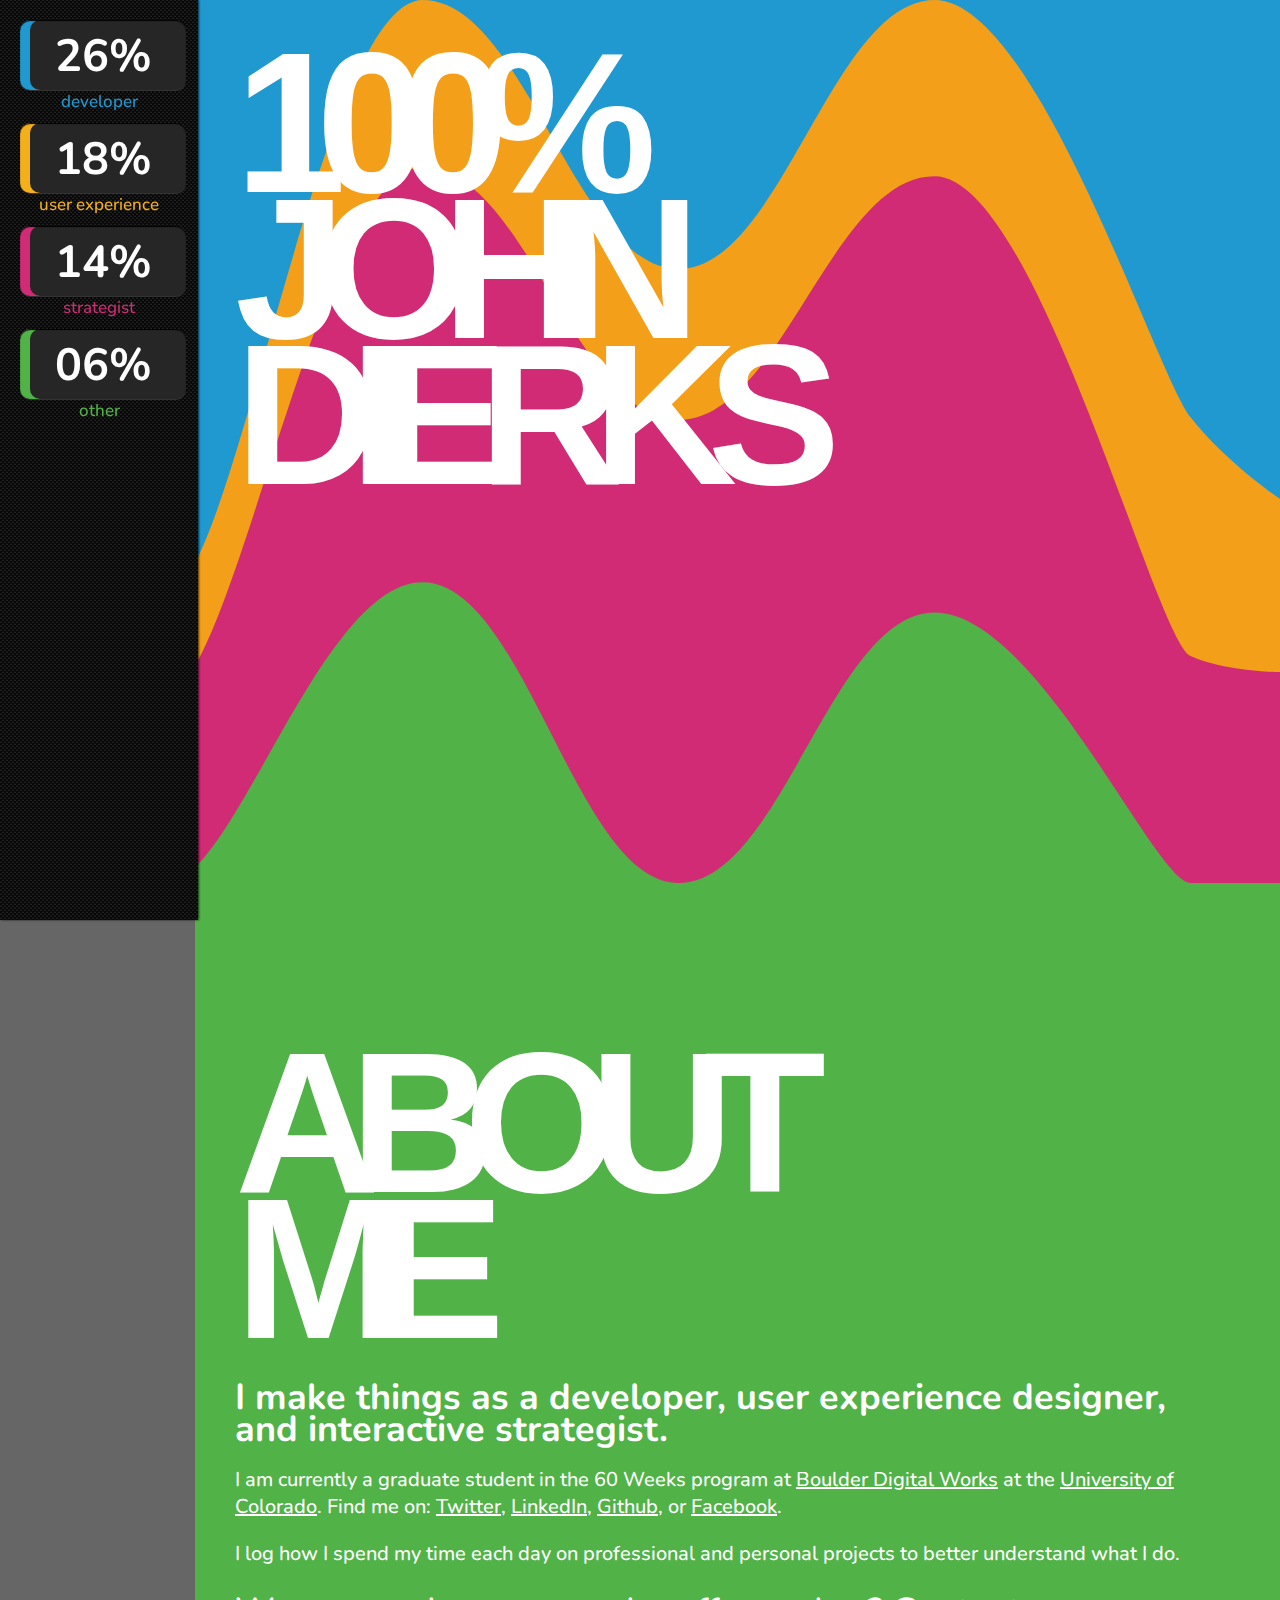
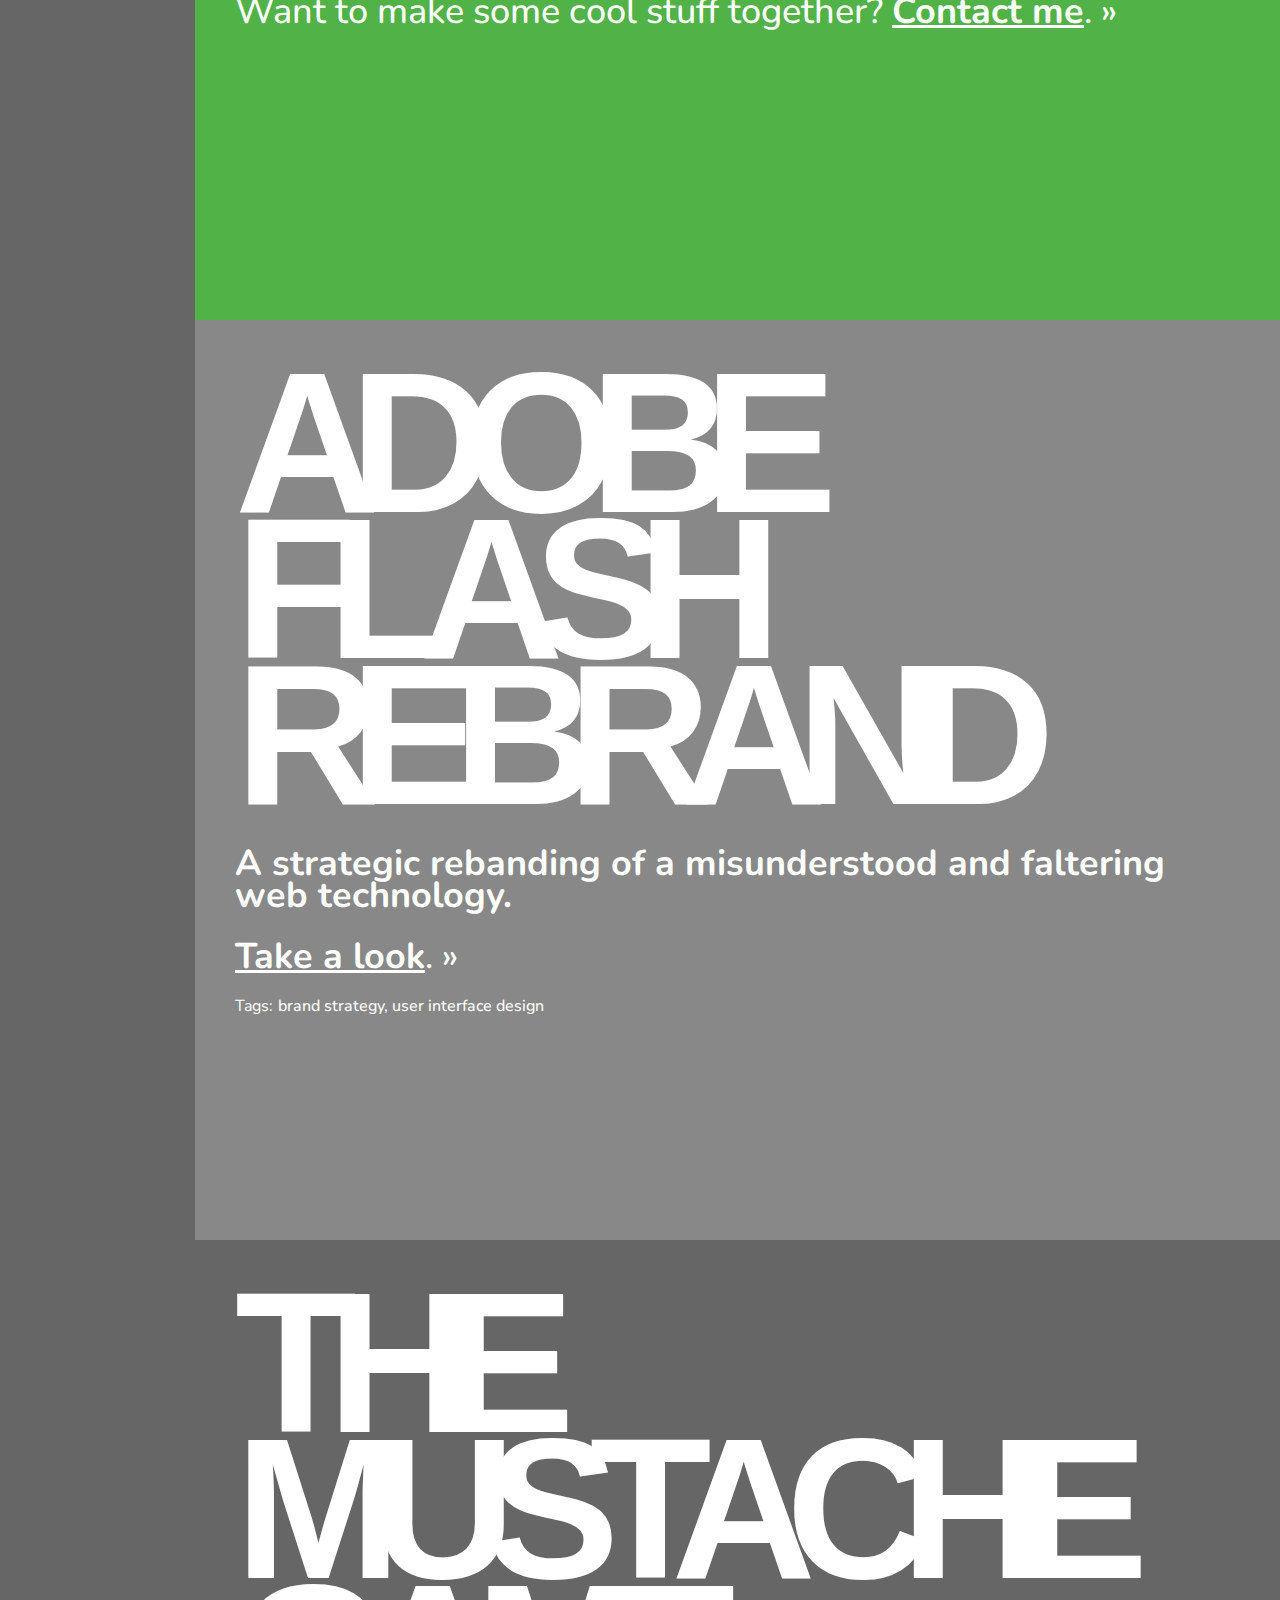
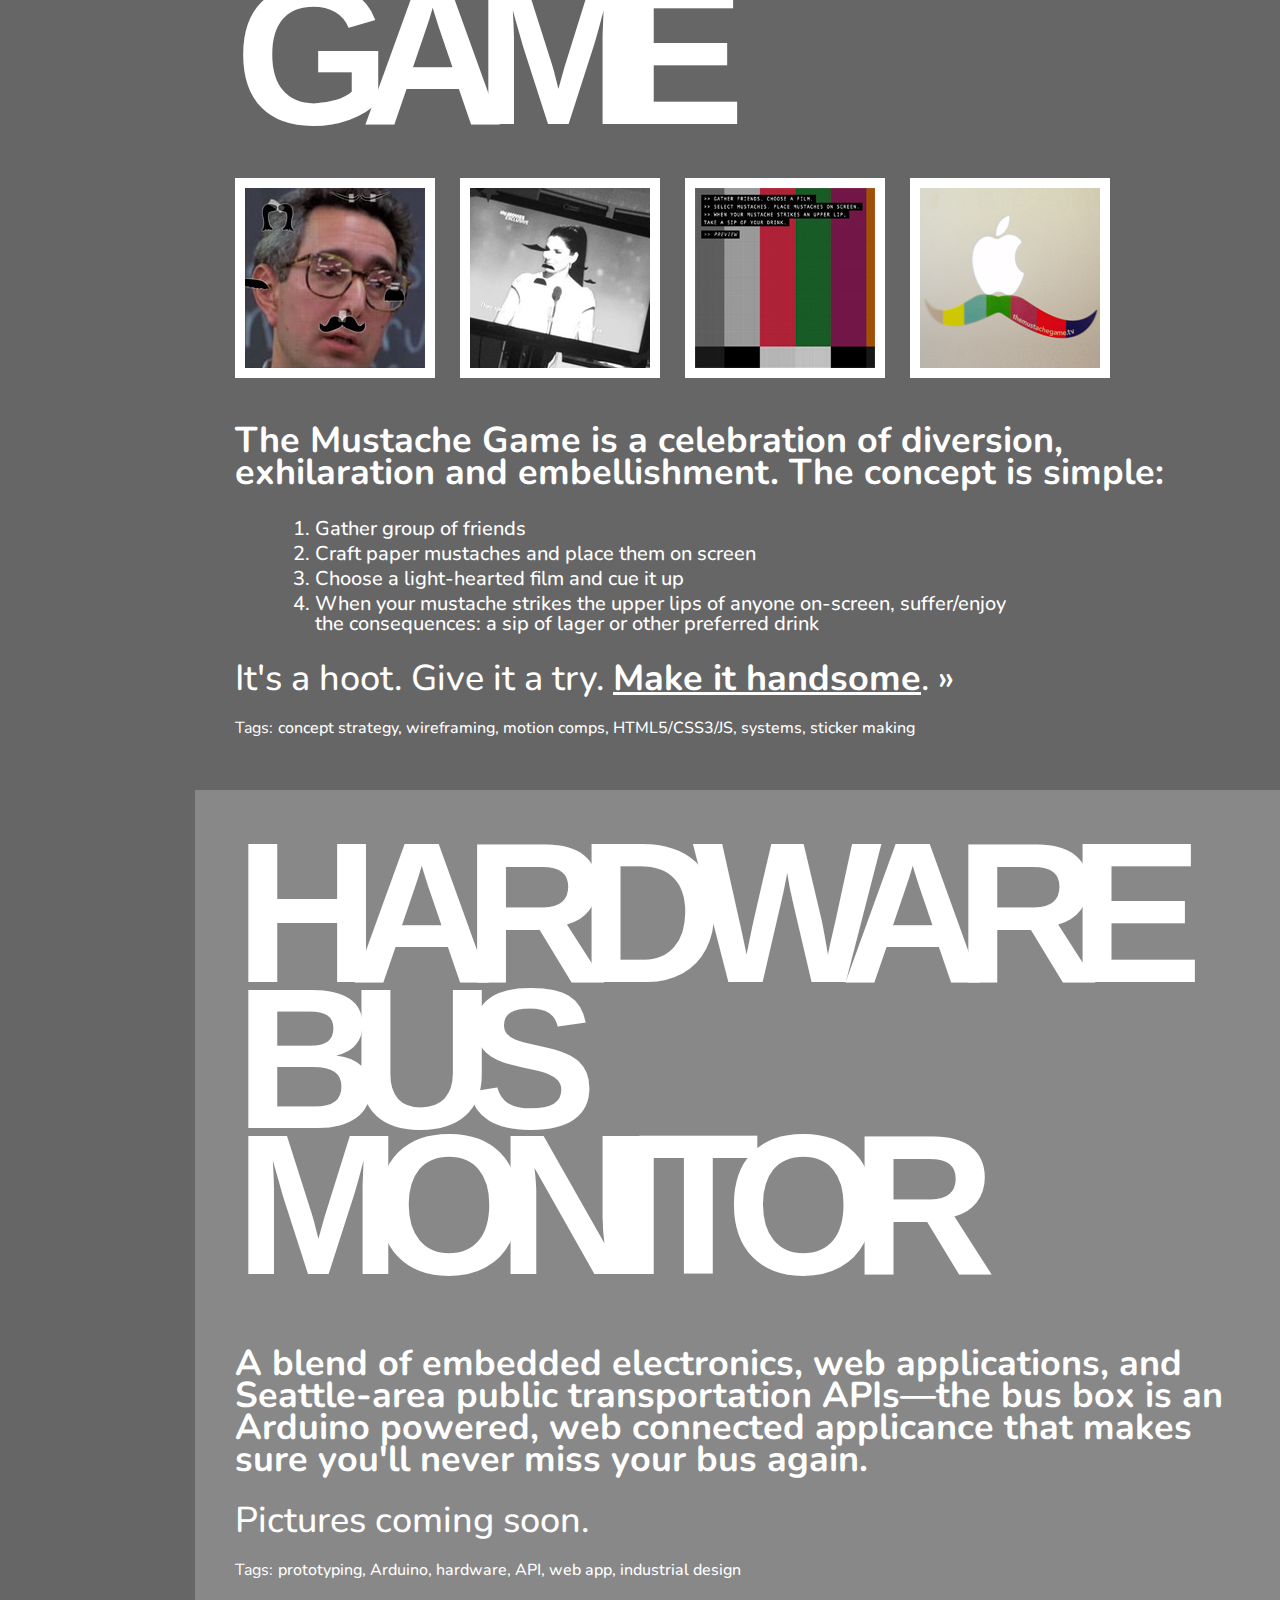
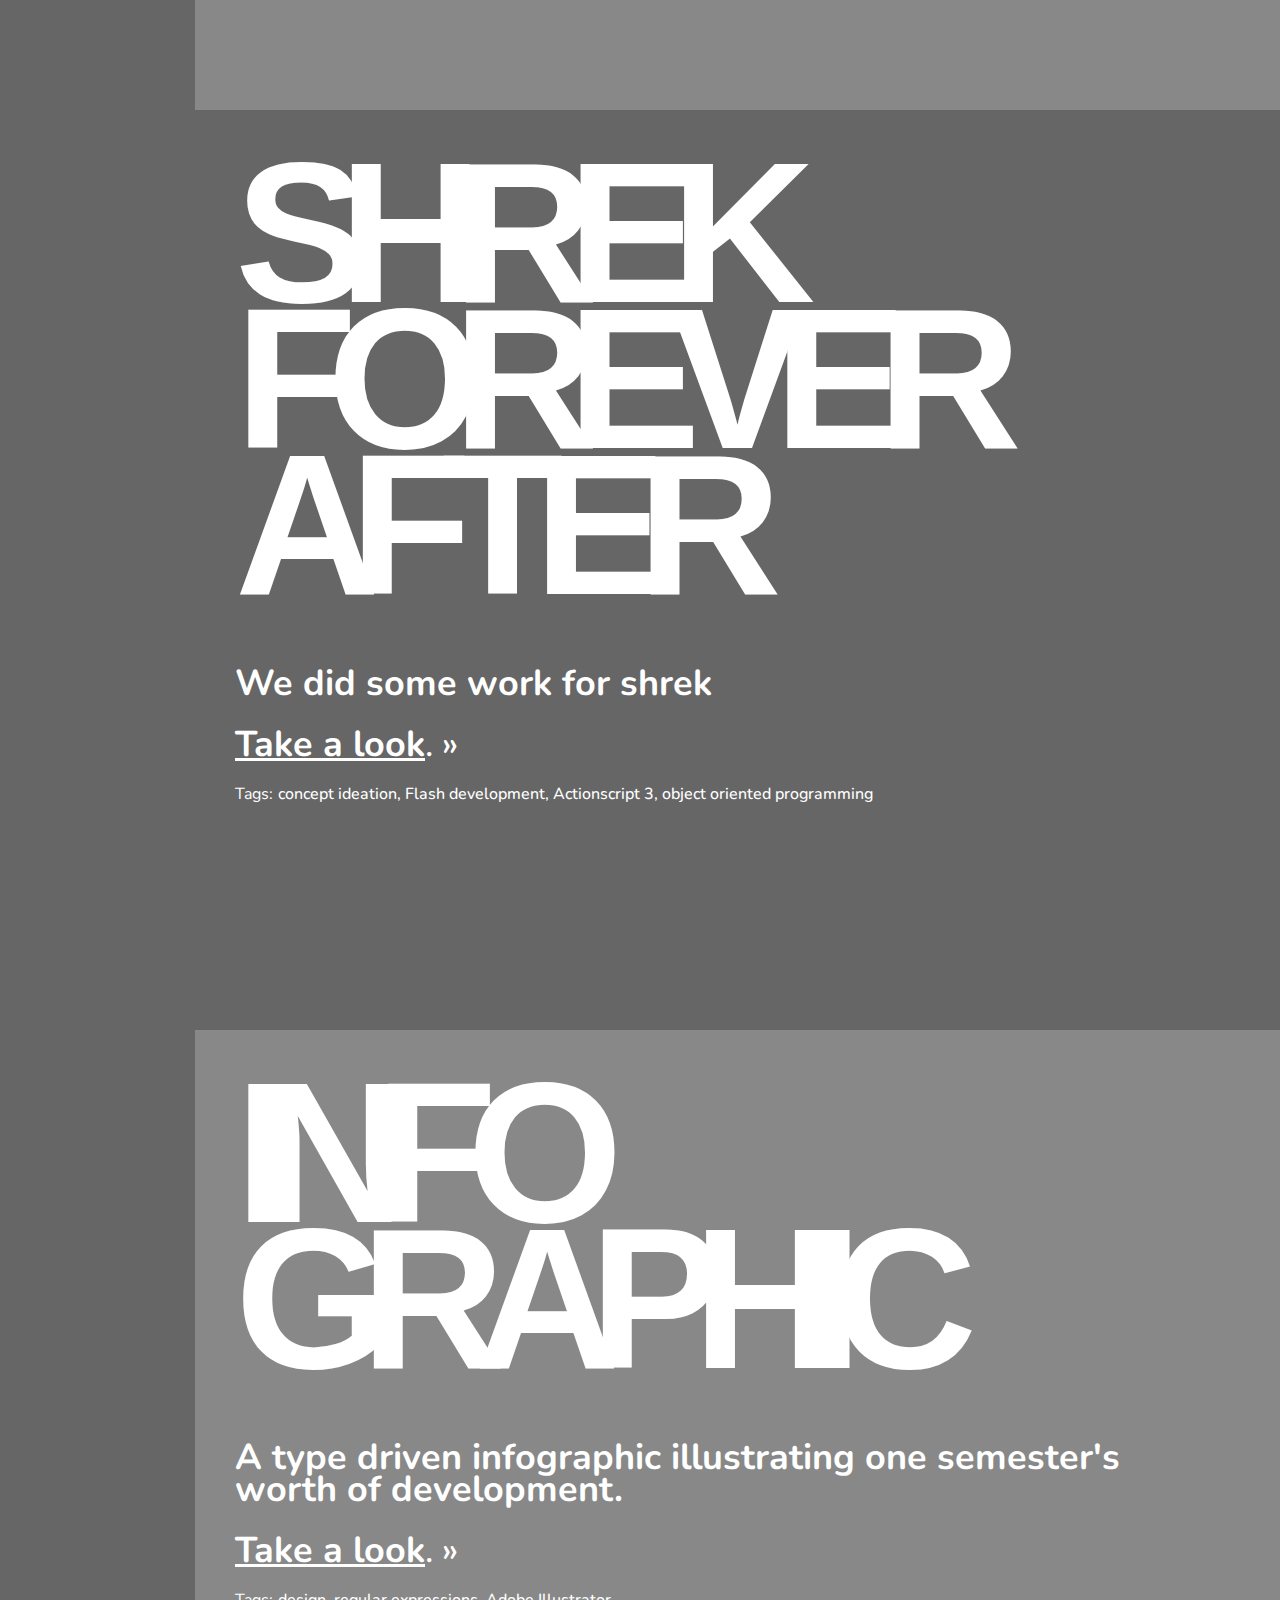
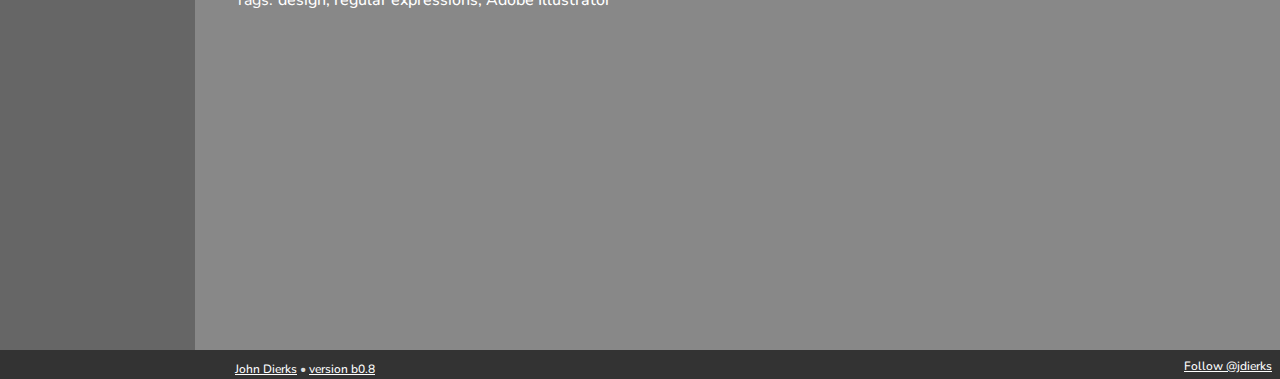
<file: index.html>
<!DOCTYPE HTML>

<html>
  <head>
    <meta charset="utf-8">
    <title>John Dierks</title>

    <!--
    * 
    *
    *  Thanks for checking out the source. You rock. Here's an easter egg!
    *
    *           ,aaadddd8888888bbbbaaa,_
    *       ,adP"::' 888  "Y8ba,  ```::Y8aa,_
    *     ,dP"  ::' ,88P    ,88P'   ,::: ``8"Yba,
    *    ,88'  ,::  d88'   d8P'     :::'  ,P  `)88a,
    *   ,888   ::'  888   "Y8ba,    :::   d'   d8P`Ya,
    *  ,888P  ,::  ,88P     ,88P'  ,:::  ,P   ,88'  `Ya,
    *  8888'  ::'  d88'    d8P'    :::'  d'   d8P   ,::b,
    *  8888   ::   888    "Y8ba,   :::   8    88'   ::::b
    *  8888   ::   888      ,88P'  :::   8    88,   ::::P
    *  8888,  ::,  Y88,    d8P'    :::,  Y,   Y8b   `::P'
    *  `888b  `::  `88b   "Y8ba,   `:::  `b   `88,  ,d"
    *   `888   ::,  888     ,88P'   :::   Y,   Y8b,d"
    *    `88,  `::  Y88,   d8P'     :::,  `b  _)8P"
    *     `Yb,  ::, `88b  "Y8ba,    `::: _,8adP"  
    *       `"Yb,::, 888    ,88P'  __::adP""'     
    *           `"""YYYY8888888PPPP"""'
    *
    *
    * If you're worried about file size, here's the minified version.
    *
    * ,aaadddd8888888bbbbaaa,_,adP"::'888"Y8ba,```::Y8aa,_,dP"::',88P,88P',:::``8"Yba,,88',::d88'd8P':::',P`)88a,,888::'888"Y8ba,:::d'd8P`Ya,,888P,::,88P,88P',:::,P,88'`Ya,8888'::'d88'd8P':::'d'd8P,::b,8888::888"Y8ba,:::888'::::b8888::888,88P':::888,::::P8888,::,Y88,d8P':::,Y,Y8b`::P'`888b`::`88b"Y8ba,`:::`b`88,,d"`888::,888,88P':::Y,Y8b,d"`88,`::Y88,d8P':::,`b_)8P"`Yb,::,`88b"Y8ba,`:::_,8adP"`"Yb,::,888,88P'__::adP""'`"""YYYY8888888PPPP"""'
    *
    * Thanks,
    * John - johndierks@gmail.com
    *
    -->

    <link href='http://fonts.googleapis.com/css?family=Nunito:400,300,700' rel='stylesheet' type='text/css'>
    <link rel="stylesheet" href="css/styles.css" type="text/css" />

    <!-- Start of Facebook Meta Tags -->
      <meta property="fb:app_id"               content="127807640683391"> 
      <meta property="og:type"                 content="website"> 
      <meta property="og:url"                  content="http://www.johndierks.com/new/"> 
      <meta property="og:image"                content="http://www.johndierks.com/new/img/etc/facebook-tile.gif">
      <meta property="og:title"                content="100% John Dierks">
      <meta property="og:description"          content="John Dierks is an developer, strategist, and user experience designer. He wants to make cool stuff with you."> 
    <!-- End of Facebook Meta Tags -->

    <!-- Modernizr, mainly for html5 shiv -->
    <script src="js/modernizr.js" type="text/javascript" charset="utf-8"></script>

    <script type="text/javascript" src="http://use.typekit.com/vmn5pgu.js"></script>
    <script type="text/javascript">try{Typekit.load();}catch(e){}</script>
  </head>

  <body>
    <section id="sidebar">
      <hgroup>
        <h2><b id="developer-percentage">00%</b> <span id="developer-label">developer</span></h2>
        <h2><b id="ux-percentage">00%</b> <span id="ux-label">user experience</span></h2>
        <h2><b id="strategy-percentage">00%</b> <span id="strategy-label">strategist</span></h2>
        <h2><b id="other-percentage">00%</b> <span id="other-label">other</span></h2>
      </hgroup>
    </section>
    
    <section id="main-content-container">
    
      <section id="chart-section">
        <div class="wrapper" id="chart-wrapper">
          <h3 class="work-title">100%</h3>
          <h3 class="work-title">John</h3>
          <h3 class="work-title">Dierks</h3>
          
        </div>
        <img id="down-arrow" src="img/downarrow.png">
        <div id="chart"></div>
      </section>
      
      <section id="about-section" class='sidebar-data'>
        <div class="wrapper">
          <h3 class="work-title">About</h3>
          <h3 class="work-title">me</h3>
          <p>I make things as a developer, user experience designer, and interactive strategist.</p>
          <p>I am currently a graduate student in the 60 Weeks program at <a href="http://bdw.colorado.edu/blog">Boulder Digital Works</a> at the <a href="http://www.colorado.edu">University of Colorado</a>. Find me on: <a href="http://www.twitter.com/jdierks">Twitter</a>, <a href="http://www.linkedin.com/in/johndierks">LinkedIn</a>, <a href="http://www.github.com/johndierks">Github</a>, or <a href="http://www.facebook.com/johndierks">Facebook</a>.
          </p>

          <p>I log how I spend my time each day on professional and personal projects to better understand what I do.</p>

          <p class="cta">Want to make some cool stuff together? <a href="mailto:john@johndierks.com">Contact me</a>. &raquo;</p>
        </div>
      </section>
      
      <section class="work-item sidebar-data" id="flash-rebrand">
        <div class="wrapper">
          <h3 class="work-title">Adobe</h3><h3 class="work-title">Flash</h3><h3 class="work-title">Rebrand</h3>
          <p>A strategic rebanding of a misunderstood and faltering web technology.</p>
          <p class="cta"><a href="http://www.themustachegame.tv">Take a look</a>. &raquo;</p>

          <h4 class="work-tag-title">Tags:</h4>
          <ul class="work-tags">
            <li class="strategy-tag">brand strategy</li>
            <li class="ux-tag">user interface design</li>
          </ul>
        </div>
      </section>

      <section class="work-item sidebar-data" id="tmg">
        <div class="wrapper">
          <h3 class="work-title">the</h3>
          <h3 class="work-title parsed-title" id="mustache-title-part-1">must</h3><h3 class="work-title parsed-title" id="mustache-title-part-2">ache</h3>
          <h3 class="work-title">game</h3>
          
          <div class="thumbnail-group">
            <img class="work-img-tile" src="img/tmg1.jpg" alt="Bueller?">
            <img class="work-img-tile" src="img/tmg2.jpg" alt="Staches at the Oscars">
          </div>

          <div class="thumbnail-group">
            <img class="work-img-tile" src="img/tmg3.jpg" alt="Test pattern">
            <img class="work-img-tile" src="img/tmg4.jpg" alt="Mustache stickers">
          </div>

          <p>The Mustache Game is a celebration of diversion, exhilaration and embellishment. The concept is simple:</p>
           <ol>
             <li>Gather group of friends</li>
             <li>Craft paper mustaches and place them on screen</li>
             <li>Choose a light-hearted film and cue it up</li>
             <li>When your mustache strikes the upper lips of anyone on-screen, suffer/enjoy the consequences: a sip of lager or other preferred drink</li>
           </ol>         
        
          <p class="cta">It's a hoot. Give it a try. <a href="http://www.themustachegame.tv">Make it handsome</a>. &raquo;</p>

          <h4 class="work-tag-title">Tags:</h4>
          <ul class="work-tags">
            <li class="strategy-tag">concept strategy</li>
            <li class="ux-tag">wireframing</li>
            <li class="ux-tag">motion comps</li>
            <li class="development-tag">HTML5/CSS3/JS</li>
            <li class="development-tag">systems</li>
            <li class="other-tag">sticker making</li>
          </ul>
        </div>
      </section>

      <section class="work-item sidebar-data" id="bus-box">
        <div class="wrapper">
          <h3 class="work-title parsed-title">Hard</h3><h3 class="work-title parsed-title">ware</h3><h3 class="work-title">Bus</h3><h3 class="work-title  parsed-title">Mon</h3><h3 class="work-title parsed-title">itor</h3>
          <p>A blend of embedded electronics, web applications, and Seattle-area public transportation APIs&mdash;the bus box is an Arduino powered, web connected applicance that makes sure you'll never miss your bus again.</p>

          <p class="cta">Pictures coming soon.</p>

          <h4 class="work-tag-title">Tags:</h4>
          <ul class="work-tags">
            <li class="development-tag">prototyping</li>
            <li class="development-tag">Arduino</li>
            <li class="development-tag">hardware</li>
            <li class="development-tag">API</li>
            <li class="development-tag">web app</li>
            <li class="ux-tag">industrial design</li>
          </ul>
          
        </div>
      </section>  

      <section class="work-item sidebar-data" id="shrek">
        <div class="wrapper">
          <h3 class="work-title parsed-title">Shrek Forever After</h3>

          <p>We did some work for shrek</p>       
          
          <p class="cta"><a href="http://www.themustachegame.tv">Take a look</a>. &raquo;</p>

          <h4 class="work-tag-title">Tags:</h4>
          <ul class="work-tags">
            <li class="strategy-tag">concept ideation</li>
            <li class="development-tag">Flash development</li>
            <li class="development-tag">Actionscript 3</li>
            <li class="development-tag">object oriented programming</li>
          </ul>
        </div>
      </section>  

      <section class="work-item sidebar-data" id="infographic">
        <div class="wrapper">
          <h3 class="work-title parsed-title">info</h3>
          <hgroup class="title-grouping" ><h3 class="work-title parsed-title">gra</h3><h3 class="work-title parsed-title">phic</h3></hgroup>

          <p>A type driven infographic illustrating one semester's worth of development.</p>       
          
          <p class="cta"><a href="http://www.themustachegame.tv">Take a look</a>. &raquo;</p>

          <h4 class="work-tag-title">Tags:</h4>
          <ul class="work-tags">
            <li class="other-tag">design</li>
            <li class="development-tag">regular expressions</li>
            <li class="other-tag">Adobe Illustrator</li>
          </ul>
        </div>
      </section>  


      <footer><p><a href="http://www.johndierks.com" >John Dierks</a> &bull; <a href="http://www.github.com/johndierks">version b0.8</a></p><a href="https://twitter.com/jdierks" class="twitter-follow-button" data-show-count="false">Follow @jdierks</a>
<script>!function(d,s,id){var js,fjs=d.getElementsByTagName(s)[0];if(!d.getElementById(id)){js=d.createElement(s);js.id=id;js.src="//platform.twitter.com/widgets.js";fjs.parentNode.insertBefore(js,fjs);}}(document,"script","twitter-wjs");</script><div class="fb-like" data-href="http://www.johndierks.com/new" data-send="false" data-layout="button_count" data-width="0" data-show-faces="false" data-font="verdana"></div></footer>
    </section> <!--#main-content-container-->
    
    <script src="js/jquery-1.7.1.min.js" type="text/javascript"></script>
    <script src="js/main.js" type="text/javascript"></script>
    <script src="js/highcharts.js" type="text/javascript"></script>
    <div id="fb-root"></div>
    <script>(function(d, s, id) {
      var js, fjs = d.getElementsByTagName(s)[0];
      if (d.getElementById(id)) return;
      js = d.createElement(s); js.id = id;
      js.src = "//connect.facebook.net/en_US/all.js#xfbml=1&appId=127807640683391";
      fjs.parentNode.insertBefore(js, fjs);
    }(document, 'script', 'facebook-jssdk'));</script>
    
  </body>
</html>
</file>
<file: scroll-to-test.html>
<html>
<head>
	<title></title>

<style type="text/css">
	#top,
	#mid,
	#bottom{
		height:800px;
	}

</style>

</head>
<body>
<div id="top" style="background-color:red">red</div>
<div id="mid" style="background-color:green">green</div>
<div id="bottom" style="background-color:blue">blue</div>

<script type="text/javascript" src="js/jquery-1.7.1.min.js"></script>
<script type="text/javascript" src="js/jquery.scrollTo-1.4.2-min.js"></script>
<script type="text/javascript">
	$(window).ready(function(){
		$('#top').click(function(){
			$(window).scrollTo("#bottom",10000);
		})
	});	


</script>

</body>
</html>
</file>
<file: css/styles.css>
@font-face {
    font-family: 'MuseoSlab1000';
    src: url('Museo500-Regular-webfont.eot');
    src: url('Museo500-Regular-webfont.eot?#iefix') format('embedded-opentype'),
         url('Museo500-Regular-webfont.woff') format('woff'),
         url('Museo500-Regular-webfont.ttf') format('truetype'),
         url('Museo500-Regular-webfont.svg#Museo500') format('svg');
    font-weight: normal;
    font-style: normal;

}


body{
  margin: 0;
  padding: 0;
  background: #666;
  font-family: 'Nunito',sans-serif;
  font-weight: 500;
  font-size: 20px; 
}

a{
  color: white;
}

#sidebar{
  background: #000 url('../img/fake_brick.png') repeat left top;
  color: #fff;
  padding: 0px 20px 20px 20px;
  position: fixed;
  text-align: center;
  height: 100%;
  max-width: 158px;
  z-index: 10000;
  -moz-box-shadow: 1px 0 2px rgba(0, 0, 0, 0.7);
  -webkit-box-shadow: 1px 0 2px rgba(0, 0, 0, 0.7);
  box-shadow: 1px 0 2px rgba(0, 0, 0, 0.7);

}

#sidebar hgroup{
  margin-top: 20px;
}


#sidebar h2{
  display: block;
  font-family: 'Nunito', sans-serif;;

  margin: 0;
  padding: 0 0 10px 0;
  
  font-weight: 400;
  text-align: center;
}

#sidebar h2 b{
  display: block;
  width: 150px;
  margin: 0;
  background: #262626;
  border-radius: 10px;
  padding: 12px 8px 8px 8px;
  font: 700 45px/50px 'Nunito', sans-serif;
}



#sidebar h2 span{
  font-size: 17px;
  display: block;
  font-family: 'Nunito', sans-serif;;
  font-weight: normal;
  text-align: center;
  font-weight: 500;

}

#sidebar span#strategy-label{
  color: #d12b75;
}

#sidebar span#ux-label{
  color: #f3b01a;
}

#sidebar span#developer-label{
  color: #2098d0;
}

#sidebar span#other-label{
  color: #51b247;
}

#strategy-percentage{
    box-shadow: inset 0 1px 1px #000, inset 10px 0px 0 #d12b75, 0 1px 0px #333; /*//*/
}

#ux-percentage{
    box-shadow: inset 0 1px 1px #000, inset 10px 0px 0 #f3b01a, 0 1px 0px #333; /*//*/
}

#developer-percentage{
    box-shadow: inset 0 1px 1px #000, inset 10px 0px 0 #2098d0, 0 1px 0px #333; /*//*/
}

#other-percentage{
    box-shadow: inset 0 1px 1px #000, inset 10px 0px 0 #51b247, 0 1px 0px #333; /*//*/
}


#sidebar p{
  font-size: 11px;
  position: absolute;
  color: #666;
  bottom: 25px;
  left: 25px;
 max-width: 148px;
}

nav{
  margin: 40px auto;
  text-align: left;
}

nav a{
  display: inline-block;
  color: white;
  margin-bottom: 5px;
  text-align: left;
  text-decoration: none;
}

nav a:hover{
  text-decoration: underline;
}


nav a:after{
  content: ' \00BB';
}

#main-content-container{
  color: #222;
  padding-left: 0px; 
  color:  #fff;
}

#main-content-container section{
  padding: 50px;
  padding-left: 40px;
  margin-left: 195px;
  width: auto;
/*  background: #d9d9d9;*/
}

/*#main-content-container article:nth-of-type(2n){
  background: #c9c9c9;
}*/


#main-content-container section .wrapper{
  position: relative;
}

#down-arrow{
  position: fixed;
  z-index: 1;
  bottom: 40px;
  right: 50px;
  display: none;
}

#chart-explanation{
  margin-top: 20px;
  background: #fff;
  padding: 20px;
  color: #333;
  font-size: 31px;
}

#chart-explanation p{
  margin: 0 0 20px 0;
}

#chart-explanation p:last-of-type{
  margin: 0 0 0 0;
}

#close-btn{
  position: absolute;
  text-decoration: none;
  top: 5px;
  right: 10px;
  color: #333;
}

#close-btn:hover:before{
  content: "close ";
  font-size: 12px;
  position: relative;
  right: -25;
  bottom: 2px;;
}

.wrapper p{
   max-width: 1000px;
   margin: 20px 0 10px 0;
}

.wrapper ol{
  margin: 30px 0 10px 40px;;
  max-width: 700px;
}

.wrapper p:first-of-type{
  font-size: 36px;
  font-family: 'Nunito',sans-serif;
  font-weight: 700;
  margin: 40px 0 15px 0;
  line-height: 32px;
}

.wrapper p.cta{
  font-size: 36px;
  font-weight: 500;
}

.wrapper p.cta a{
  font-weight: 700;
}

.wrapper li{
  line-height: 20px;
  margin-bottom: 5px;
}

h1,
#main-content-container section h3{
font-family: "museo-slab", Helvetica, sans-serif;
font-weight: 900;
letter-spacing: -41px;
font-size: 255px;
line-height: 185px;
text-transform: uppercase;
padding: 0;
margin: 0;
color: #fff;
}

#main-content-container section h3:last-of-type{
  margin-bottom:30px
}

#main-content-container section h3 + hgroup{
  margin-top:-30px
}

#main-content-container h3 strong{
  color: #d94722;
  font-weight: 400;
}

.hero{
  border: 5px solid #333;
  border-radius: 5px;

}

.headline{
  position: relative;
  z-index: 100;
}

#body1{
  position: relative;
 
}

#body1 p{
  z-index: 10002;
}

#headline1{
  position: relative;
  left: 75px;
}

#headline3{
  position: relative;
  left: 80px;
}

#chart{
  position: absolute;
  top: 0;
  left: 0;
  width: 100%;
  height: 97%;
  margin: 0;
  padding-bottom: 10px;
}

.summary-wrapper{
  max-width: 840px;;
  padding: 40px;
  background: rgba(255,255,255,.9);
  margin: 40px 0;
}  

.summary-wrapper p:first-child,
.summary-wrapper ol:first-child,
.summary-wrapper ul:first-child{
  margin-top: 0;
}

.summary-wrapper p:last-child,
.summary-wrapper ol:last-child,
.summary-wrapper ul:last-child{
  margin-bottom: 0;
}

.summary-wrapper p:first-of-type{
  font-family: "museo-slab";
  font-weight: 500;
  
}

#chart-wrapper{
  position: absolute;
  display: inline-block;
  z-index: 100;
}

.thumbnail-group{
  display: inline-block;
  margin-top: 20px;
  margin-right: 20px;
}

.thumbnail-group:last-of-type{
  margin-right: 0px
}

.work-img-tile{
  width: 180px;
  height: 180px;
  margin: 0px 20px 0 0;
  border: 10px solid #fff;
  /*border-radius: 200px;*/
}

.work-img-tile:last-of-type{
  margin-right: 0;
}


#main-content-container section h3.parsed-title{
  display: inline-block;
}

#main-content-container section h3.parsed-title + h3{
  margin-top: -3px;
}


#main-content-container section #mustache-title-part-1{
  margin-right: -10px;
}

h4.work-tag-title{
  font-size: 16px;
  font-weight: normal;
}

.work-tags{
  display: inline;
  padding: 0;
  font-size: 16px;
  }

.work-tags li{
  list-style: none;
  display: inline;
  position: relative;
  padding: 0;
}

.work-tags li:after{
  content: ","
}

.work-tags li:last-of-type:after{
  content: none;
}

.strategy-tag:hover{
  background: #d12b75;
}

.ux-tag:hover{
  background: #f3b01a;
}

.development-tag:hover{
  background: #2098d0;
}

.other-tag:hover{
  background: #51b247;
}



h4.work-tag-title{
  display: inline;
  font-weight: normal;
}

section#chart-section{
  background:#51b247; 
}

section#about-section{
  background:#51b247;
}

section.work-item{
  background:  #888;
}

section.work-item:nth-of-type(2n){
  background:  #666;
}


footer{
  background-color: #333;
  color: #ddd;
  text-align: right;
  font-size: 12px;
  padding: 8px 5px 5px 5px;
  position: relative;

}

footer p{
  margin: 0 5px 0 0;
  display: inline-block;
  margin-top: 3px;
  float: left;
  padding-left: 230px;
}

.twitter-follow-button{
  display: inline-block;
}

.fb-like{
  display: inline-block;
  bottom: 4px;
}

.fb_edge_comment_widget {
    margin-top: -220px;
}
.connect_comment_widget .nub{
  display: none;
  visibility: hidden;
}

#cc-license{
  position: relative;
  top:4px;
  display: inline-block;
}

#cc-license img{
  border-width: 0;
}

@media only screen and (max-width: 1545px) {
  #main-content-container section .work-title{
    font-size: 190px;
    line-height: 138px;
    letter-spacing: -30px;
  }
}

@media only screen and (max-width: 1300px) {
  #main-content-container section .work-title{
    font-size: 200px;
    line-height: 146px;
    letter-spacing: -30px;
  }
}

@media only screen and (max-width: 1245px) {
  #main-content-container section .work-title{
    font-size: 160px;
    line-height: 118px;
    letter-spacing: -25px;
  }
}

@media only screen and (max-width: 1000px) {
  #main-content-container section .work-title{
    font-size: 160px;
    line-height: 118px;
    letter-spacing: -25px;
  }
}

@media only screen and (max-width: 880px) {
  #main-content-container section .work-title{
    font-size: 128px;
    line-height: 94px;
    letter-spacing: -20px;
  }
}
</file>
